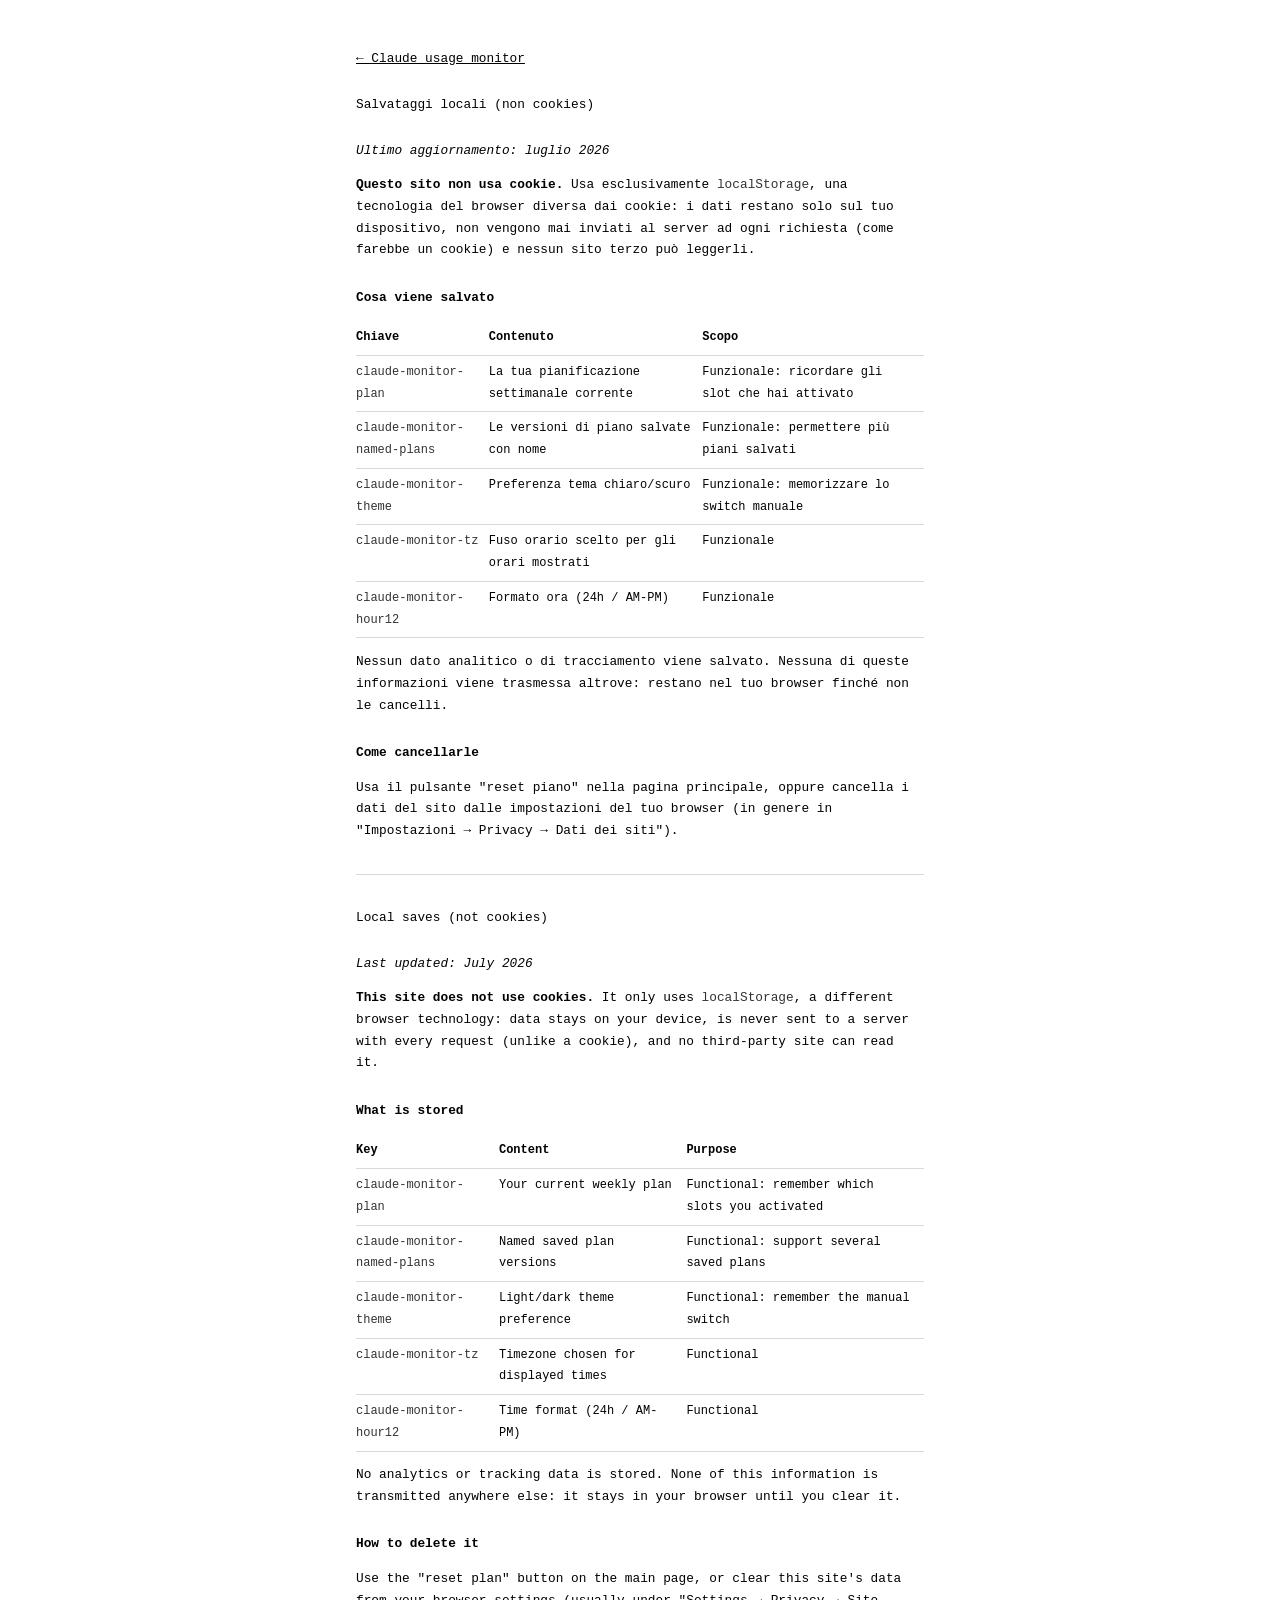
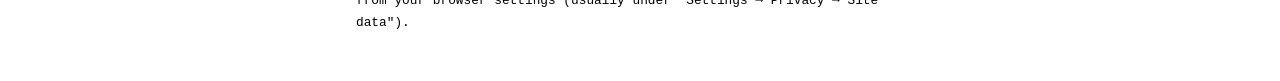
<file: cookies.html>
<!doctype html>
<html lang="it">
<head>
<meta charset="utf-8">
<title>Salvataggi locali — claude usage monitor</title>
<link rel="stylesheet" href="css/base.css">
<link rel="stylesheet" href="css/legal.css">
</head>
<body>
  <a class="back" href="index.html">← Claude usage monitor</a>
  <h1>Salvataggi locali (non cookies)</h1>

  <p><em>Ultimo aggiornamento: luglio 2026</em></p>
  <p><strong>Questo sito non usa cookie.</strong> Usa esclusivamente <code>localStorage</code>, una tecnologia del browser diversa dai cookie: i dati restano solo sul tuo dispositivo, non vengono mai inviati al server ad ogni richiesta (come farebbe un cookie) e nessun sito terzo può leggerli.</p>

  <h2>Cosa viene salvato</h2>
  <table>
    <tr><th>Chiave</th><th>Contenuto</th><th>Scopo</th></tr>
    <tr><td><code>claude-monitor-plan</code></td><td>La tua pianificazione settimanale corrente</td><td>Funzionale: ricordare gli slot che hai attivato</td></tr>
    <tr><td><code>claude-monitor-named-plans</code></td><td>Le versioni di piano salvate con nome</td><td>Funzionale: permettere più piani salvati</td></tr>
    <tr><td><code>claude-monitor-theme</code></td><td>Preferenza tema chiaro/scuro</td><td>Funzionale: memorizzare lo switch manuale</td></tr>
    <tr><td><code>claude-monitor-tz</code></td><td>Fuso orario scelto per gli orari mostrati</td><td>Funzionale</td></tr>
    <tr><td><code>claude-monitor-hour12</code></td><td>Formato ora (24h / AM-PM)</td><td>Funzionale</td></tr>
  </table>
  <p>Nessun dato analitico o di tracciamento viene salvato. Nessuna di queste informazioni viene trasmessa altrove: restano nel tuo browser finché non le cancelli.</p>

  <h2>Come cancellarle</h2>
  <p>Usa il pulsante "reset piano" nella pagina principale, oppure cancella i dati del sito dalle impostazioni del tuo browser (in genere in "Impostazioni → Privacy → Dati dei siti").</p>

  <hr>

  <h1>Local saves (not cookies)</h1>
  <p><em>Last updated: July 2026</em></p>
  <p><strong>This site does not use cookies.</strong> It only uses <code>localStorage</code>, a different browser technology: data stays on your device, is never sent to a server with every request (unlike a cookie), and no third-party site can read it.</p>

  <h2>What is stored</h2>
  <table>
    <tr><th>Key</th><th>Content</th><th>Purpose</th></tr>
    <tr><td><code>claude-monitor-plan</code></td><td>Your current weekly plan</td><td>Functional: remember which slots you activated</td></tr>
    <tr><td><code>claude-monitor-named-plans</code></td><td>Named saved plan versions</td><td>Functional: support several saved plans</td></tr>
    <tr><td><code>claude-monitor-theme</code></td><td>Light/dark theme preference</td><td>Functional: remember the manual switch</td></tr>
    <tr><td><code>claude-monitor-tz</code></td><td>Timezone chosen for displayed times</td><td>Functional</td></tr>
    <tr><td><code>claude-monitor-hour12</code></td><td>Time format (24h / AM-PM)</td><td>Functional</td></tr>
  </table>
  <p>No analytics or tracking data is stored. None of this information is transmitted anywhere else: it stays in your browser until you clear it.</p>

  <h2>How to delete it</h2>
  <p>Use the "reset plan" button on the main page, or clear this site's data from your browser settings (usually under "Settings → Privacy → Site data").</p>
</body>
</html>
</file>
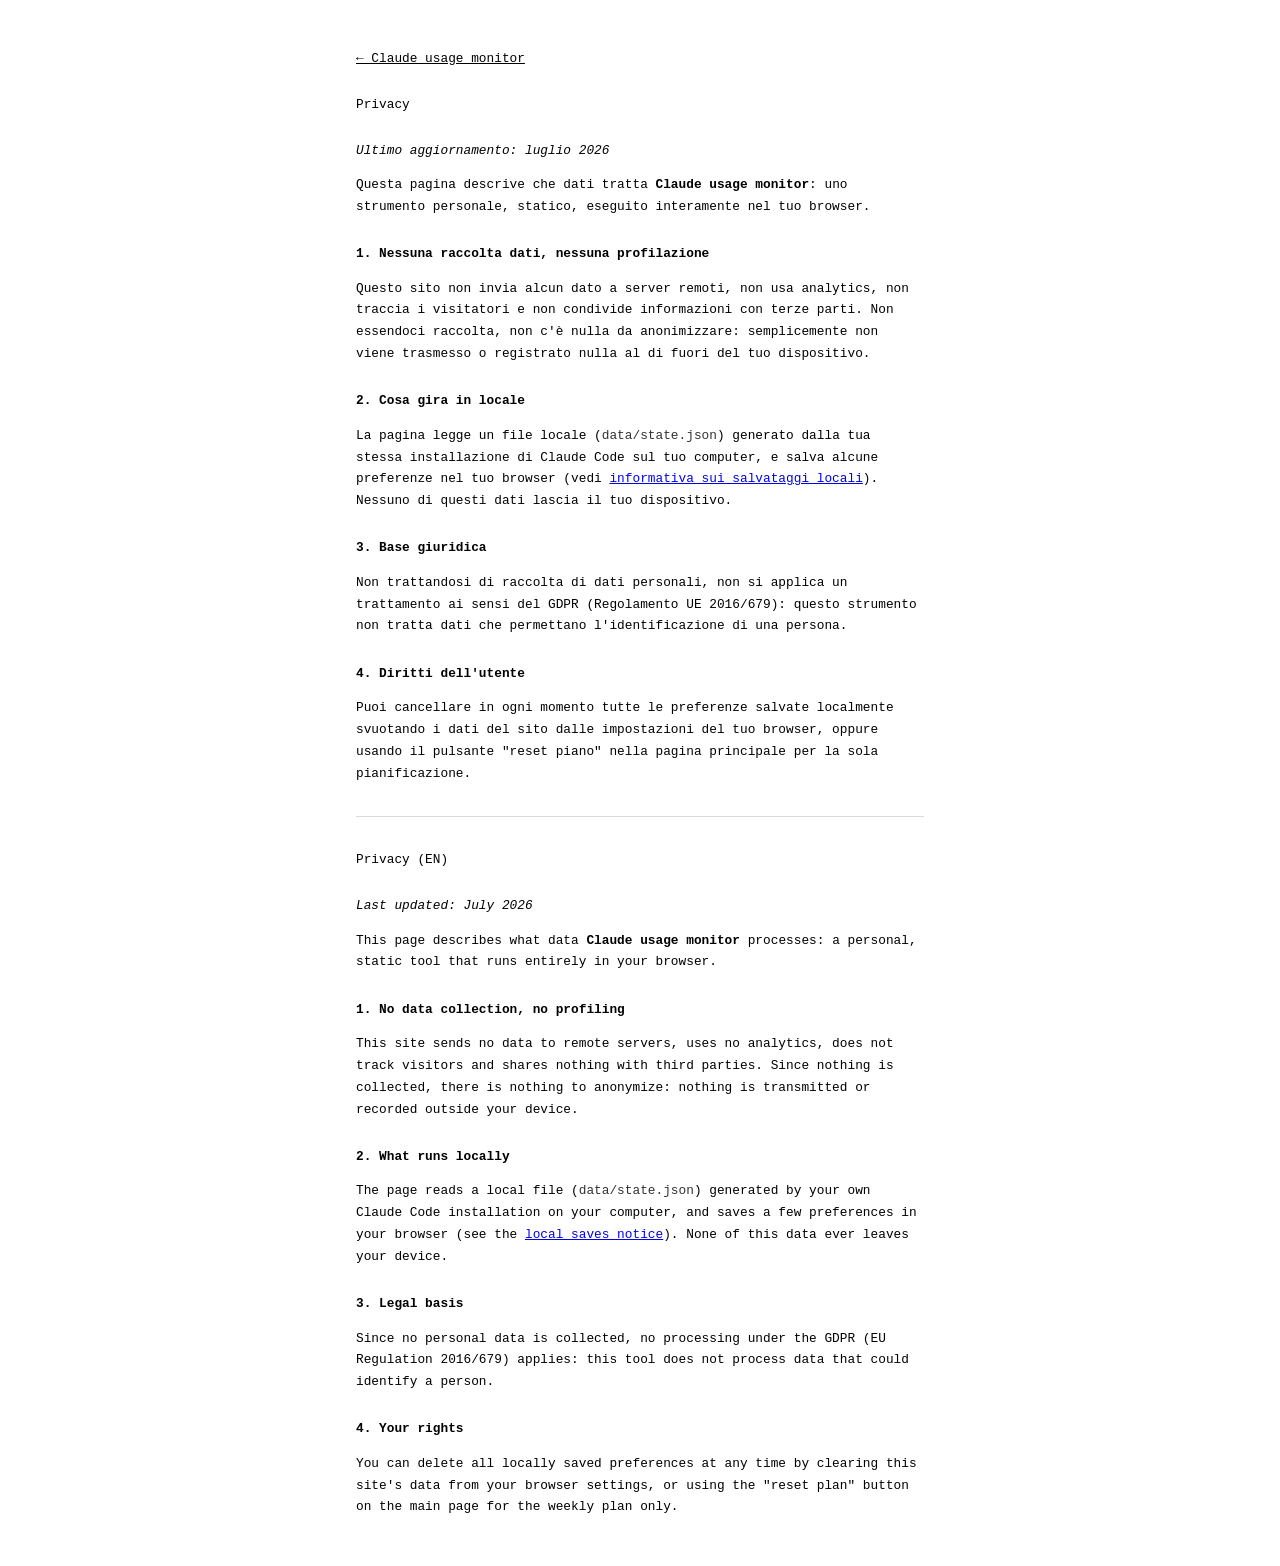
<file: privacy.html>
<!doctype html>
<html lang="it">
<head>
<meta charset="utf-8">
<title>Privacy — claude usage monitor</title>
<link rel="stylesheet" href="css/base.css">
<link rel="stylesheet" href="css/legal.css">
</head>
<body>
  <a class="back" href="index.html">← Claude usage monitor</a>
  <h1>Privacy</h1>

  <p><em>Ultimo aggiornamento: luglio 2026</em></p>
  <p>Questa pagina descrive che dati tratta <strong>Claude usage monitor</strong>: uno strumento personale, statico, eseguito interamente nel tuo browser.</p>

  <h2>1. Nessuna raccolta dati, nessuna profilazione</h2>
  <p>Questo sito non invia alcun dato a server remoti, non usa analytics, non traccia i visitatori e non condivide informazioni con terze parti. Non essendoci raccolta, non c'è nulla da anonimizzare: semplicemente non viene trasmesso o registrato nulla al di fuori del tuo dispositivo.</p>

  <h2>2. Cosa gira in locale</h2>
  <p>La pagina legge un file locale (<code>data/state.json</code>) generato dalla tua stessa installazione di Claude Code sul tuo computer, e salva alcune preferenze nel tuo browser (vedi <a href="cookies.html">informativa sui salvataggi locali</a>). Nessuno di questi dati lascia il tuo dispositivo.</p>

  <h2>3. Base giuridica</h2>
  <p>Non trattandosi di raccolta di dati personali, non si applica un trattamento ai sensi del GDPR (Regolamento UE 2016/679): questo strumento non tratta dati che permettano l'identificazione di una persona.</p>

  <h2>4. Diritti dell'utente</h2>
  <p>Puoi cancellare in ogni momento tutte le preferenze salvate localmente svuotando i dati del sito dalle impostazioni del tuo browser, oppure usando il pulsante "reset piano" nella pagina principale per la sola pianificazione.</p>

  <hr>

  <h1>Privacy (EN)</h1>
  <p><em>Last updated: July 2026</em></p>
  <p>This page describes what data <strong>Claude usage monitor</strong> processes: a personal, static tool that runs entirely in your browser.</p>

  <h2>1. No data collection, no profiling</h2>
  <p>This site sends no data to remote servers, uses no analytics, does not track visitors and shares nothing with third parties. Since nothing is collected, there is nothing to anonymize: nothing is transmitted or recorded outside your device.</p>

  <h2>2. What runs locally</h2>
  <p>The page reads a local file (<code>data/state.json</code>) generated by your own Claude Code installation on your computer, and saves a few preferences in your browser (see the <a href="cookies.html">local saves notice</a>). None of this data ever leaves your device.</p>

  <h2>3. Legal basis</h2>
  <p>Since no personal data is collected, no processing under the GDPR (EU Regulation 2016/679) applies: this tool does not process data that could identify a person.</p>

  <h2>4. Your rights</h2>
  <p>You can delete all locally saved preferences at any time by clearing this site's data from your browser settings, or using the "reset plan" button on the main page for the weekly plan only.</p>
</body>
</html>
</file>
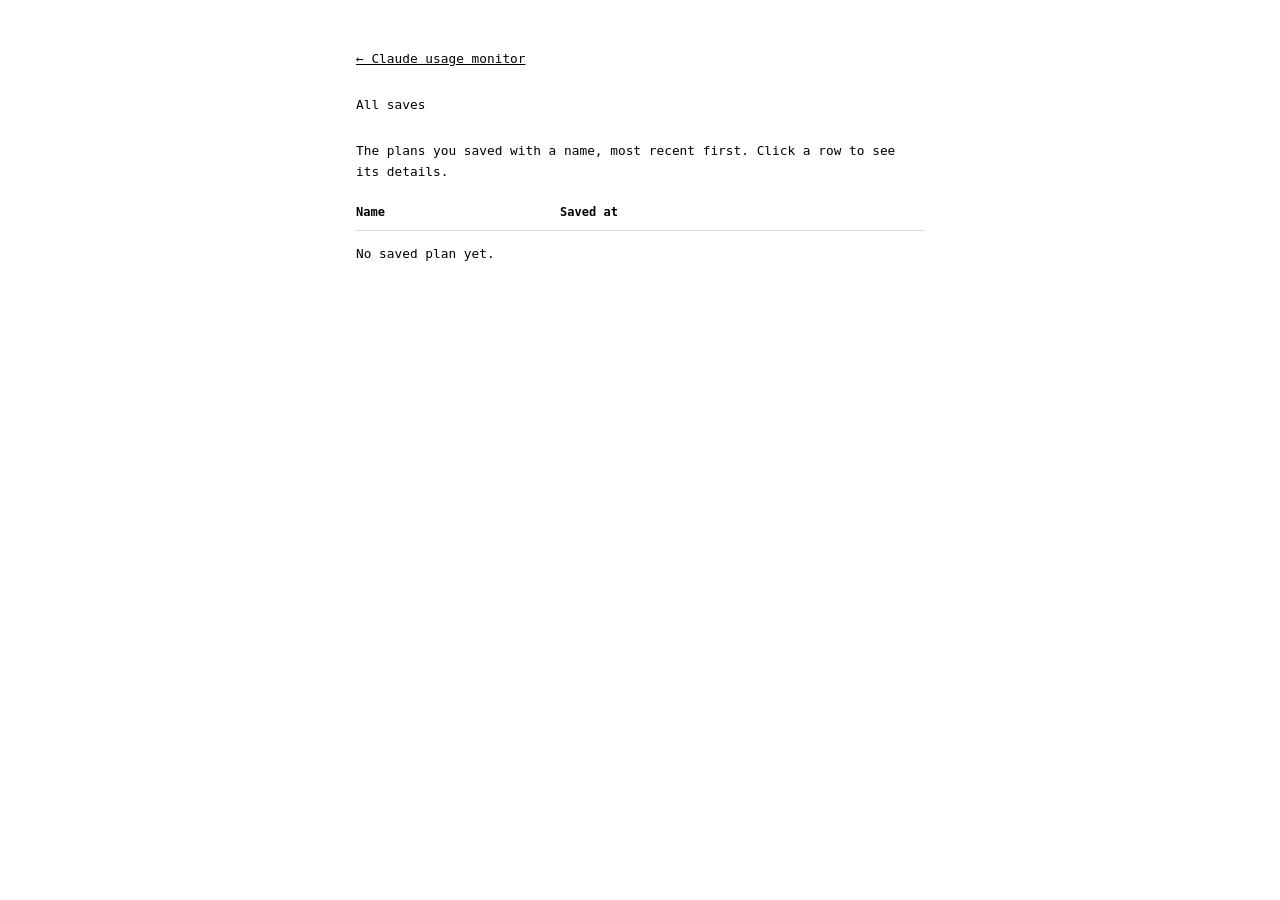
<file: saved-plans.html>
<!doctype html>
<html lang="it">
<head>
<meta charset="utf-8">
<title>Tutti i salvataggi</title>
<link rel="stylesheet" href="css/base.css">
<link rel="stylesheet" href="css/legal.css">
<link rel="stylesheet" href="css/saved-plans.css">
</head>
<body>
  <a class="back" href="index.html">← Claude usage monitor</a>
  <h1 id="title">Tutti i salvataggi</h1>
  <div class="tagline" id="tagline"></div>

  <table>
    <thead>
      <tr><th id="col-name">Nome</th><th id="col-saved-at">Salvato il</th></tr>
    </thead>
    <tbody id="plans-tbody"></tbody>
  </table>
  <p id="plans-empty" hidden></p>

<script src="i18n/it.js"></script>
<script src="i18n/en.js"></script>
<script src="js/saved-plans.js"></script>
</body>
</html>
</file>
<file: css/base.css>
/* --muted è sempre uguale a --fg: tutto il testo usa lo stesso colore, tranne
   --over/--under (i soli casi in cui il colore comunica qualcosa, sopra/sotto
   soglia). Non un grigio indipendente: se cambia --fg, --muted lo segue.
   --tile-fill (sfondo di tutto ciò che è "selezionato": slot attivi del piano,
   swatch "Plan" della legenda) è derivato da --under allo stesso modo, sempre
   la stessa tonalità verde-acqua ultra chiara con lo stesso rapporto di
   trasparenza (18%), non un grigio/bianco scelto a parte. */
:root {
  --bg: #fff; --fg: #000; --muted: var(--fg);
  --border: rgba(0,0,0,0.15); --over: #c81450; --under: #2e8b7b;
  --tile-fill: color-mix(in srgb, var(--under) 18%, transparent);
}
@media (prefers-color-scheme: dark) {
  :root { --bg: #000; --fg: #fff; --muted: var(--fg); --border: rgba(255,255,255,0.15); --over: #ff4d78; --under: #4fd7c0; --tile-fill: color-mix(in srgb, var(--under) 18%, transparent); }
}
:root[data-theme="dark"] { --bg: #000; --fg: #fff; --muted: var(--fg); --border: rgba(255,255,255,0.15); --over: #ff4d78; --under: #4fd7c0; --tile-fill: color-mix(in srgb, var(--under) 18%, transparent); }
:root[data-theme="light"] { --bg: #fff; --fg: #000; --muted: var(--fg); --border: rgba(0,0,0,0.15); --over: #c81450; --under: #2e8b7b; --tile-fill: color-mix(in srgb, var(--under) 18%, transparent); }

*, *::before, *::after { box-sizing: border-box; }

body {
  font-family: monospace;
  background: var(--bg);
  color: var(--fg);
  margin: 3rem auto;
  max-width: 600px;
  padding: 0 1rem;
  line-height: 1.7em;
}
h1 { font-size: 0.8rem; font-weight: normal; opacity: 1; color: var(--muted); margin: 0 0 0.4rem 0; }

.hairline { border-top: 1px solid var(--border); }
</file>
<file: css/legal.css>
body { font-size: 0.8rem; }
h1 { margin: 0 0 1.5rem 0; }
h2 { font-size: 0.8rem; margin: 1.6rem 0 0.4rem 0; }
.back { display: inline-block; margin-bottom: 1.5rem; color: var(--muted); }
hr { border: none; border-top: 1px solid var(--border); margin: 2rem 0; }
ul { padding-left: 1.2rem; }
table { width: 100%; border-collapse: collapse; font-size: 0.75rem; margin: 0.8rem 0; }
th, td { text-align: left; padding: 6px 8px 6px 0; border-bottom: 1px solid var(--border); vertical-align: top; }
code { opacity: 0.8; }
</file>
<file: css/saved-plans.css>
.plan-row { cursor: pointer; }
.plan-row:hover td { color: var(--under); }
.badge {
  display: inline-block; font-size: 0.65rem; padding: 1px 6px; margin-left: 4px;
  border: 1px solid var(--under); border-radius: 999px; color: var(--under);
}
.plan-detail-row td { border-bottom: 1px solid var(--border); padding: 8px 8px 12px 0; }
.detail-days { display: flex; flex-direction: column; gap: 2px; background: var(--tile-fill); border-radius: 6px; padding: 8px 10px; }
.detail-day { display: flex; justify-content: space-between; gap: 12px; font-size: 0.75rem; }
.detail-dow { color: var(--muted); min-width: 3em; }
</file>
